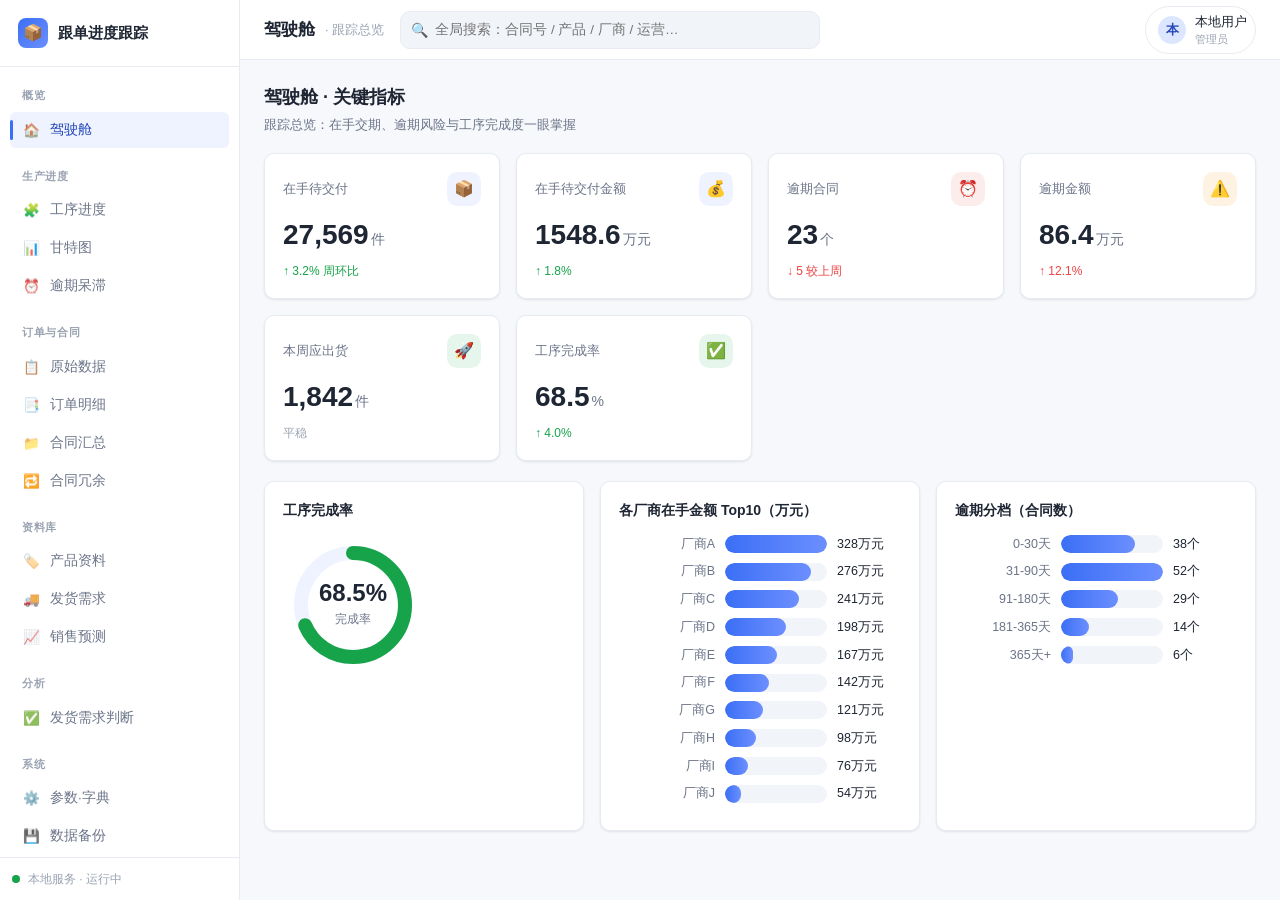
<file: ui-redesign/prototype.html>
<!DOCTYPE html>
<html lang="zh-CN">
<head>
<meta charset="utf-8">
<meta name="viewport" content="width=device-width, initial-scale=1">
<title>跟单进度跟踪 · 改版原型（清爽浅色）</title>
<style>
:root{
  --bg:#F6F8FB; --surface:#FFFFFF; --surface-2:#F1F4F9; --border:#E8ECF2;
  --text-1:#1E2533; --text-2:#6B7488; --text-3:#9AA3B2;
  --primary:#3B6FF5; --primary-50:#EEF3FF; --primary-100:#DCE7FF; --primary-600:#2F5BE0; --primary-700:#2547B8;
  --success:#16A34A; --success-soft:#E7F6EC;
  --warning:#F59E0B; --warning-soft:#FEF3E2;
  --danger:#EF4444; --danger-soft:#FDECEC;
  --st-none:#C2C9D6; --st-doing:#3B6FF5; --st-done:#16A34A; --st-warn:#F59E0B; --st-over:#EF4444;
  --r-sm:6px; --r:10px; --r-lg:14px; --r-pill:999px;
  --sh-sm:0 1px 2px rgba(16,24,40,.04),0 1px 3px rgba(16,24,40,.06);
  --sh-md:0 6px 16px rgba(16,24,40,.08);
  --tr:160ms cubic-bezier(.4,0,.2,1);
  --font-sans:-apple-system,BlinkMacSystemFont,"PingFang SC","Microsoft YaHei","Segoe UI",Roboto,Helvetica,Arial,sans-serif;
  --font-mono:"JetBrains Mono","SFMono-Regular",Menlo,Consolas,monospace;
}
*{box-sizing:border-box;margin:0;padding:0}
html,body{height:100%}
body{font-family:var(--font-sans);background:var(--bg);color:var(--text-1);font-size:14px;line-height:1.5;-webkit-font-smoothing:antialiased}
button{font-family:inherit;cursor:pointer}
::-webkit-scrollbar{height:10px;width:10px}
::-webkit-scrollbar-thumb{background:#D5DCE6;border-radius:999px}

/* layout */
.app{display:flex;min-height:100vh}
.sidebar{width:240px;flex:0 0 240px;background:var(--surface);border-right:1px solid var(--border);
  display:flex;flex-direction:column;position:sticky;top:0;height:100vh}
.brand{display:flex;align-items:center;gap:10px;padding:18px 18px;font-weight:600;font-size:15px;
  border-bottom:1px solid var(--border)}
.brand .logo{width:30px;height:30px;border-radius:8px;background:linear-gradient(135deg,var(--primary),#6C8FFF);
  display:grid;place-items:center;color:#fff;font-size:16px}
.nav{flex:1;overflow-y:auto;padding:10px 10px 20px}
.nav-group{margin-top:14px}
.nav-group:first-child{margin-top:4px}
.nav-group-title{font-size:11px;letter-spacing:.06em;color:var(--text-3);text-transform:uppercase;
  padding:6px 12px;font-weight:600}
.nav-item{display:flex;align-items:center;gap:10px;padding:9px 12px;margin:2px 0;border-radius:var(--r-sm);
  color:var(--text-2);font-size:13.5px;border:none;background:none;width:100%;text-align:left;position:relative;transition:var(--tr)}
.nav-item .ico{width:18px;text-align:center;opacity:.85}
.nav-item:hover{background:var(--surface-2);color:var(--text-1)}
.nav-item.active{background:var(--primary-50);color:var(--primary-700);font-weight:500}
.nav-item.active::before{content:"";position:absolute;left:0;top:8px;bottom:8px;width:3px;border-radius:3px;background:var(--primary)}
.side-foot{padding:12px;border-top:1px solid var(--border);font-size:12px;color:var(--text-3);display:flex;align-items:center;gap:8px}
.side-foot .dot{width:8px;height:8px;border-radius:50%;background:var(--success)}

.main{flex:1;min-width:0;display:flex;flex-direction:column}
.topbar{height:60px;flex:0 0 60px;background:var(--surface);border-bottom:1px solid var(--border);
  display:flex;align-items:center;gap:16px;padding:0 24px;position:sticky;top:0;z-index:20}
.topbar .page-title{font-size:17px;font-weight:600;display:flex;align-items:center;gap:10px}
.topbar .crumb{color:var(--text-3);font-weight:400;font-size:13px}
.search{flex:1;max-width:420px;position:relative}
.search input{width:100%;height:38px;border:1px solid var(--border);border-radius:var(--r);padding:0 12px 0 34px;
  background:var(--surface-2);font-size:13.5px;color:var(--text-1);transition:var(--tr)}
.search input:focus{outline:none;border-color:var(--primary);background:#fff;box-shadow:0 0 0 3px rgba(59,111,245,.12)}
.search .si{position:absolute;left:11px;top:50%;transform:translateY(-50%);color:var(--text-3)}
.top-actions{display:flex;align-items:center;gap:10px;margin-left:auto}
.user-chip{display:flex;align-items:center;gap:9px;padding:5px 8px 5px 12px;border:1px solid var(--border);
  border-radius:var(--r-pill);background:var(--surface)}
.user-chip .av{width:28px;height:28px;border-radius:50%;background:var(--primary-100);color:var(--primary-700);
  display:grid;place-items:center;font-weight:600;font-size:13px}
.user-chip .nm{font-size:13px;font-weight:500}
.user-chip .rl{font-size:11px;color:var(--text-3)}
.hamburger{display:none;border:none;background:none;font-size:20px;color:var(--text-2)}

.content{padding:24px;max-width:1340px;width:100%;margin:0 auto}
.panel{display:none;animation:fade .22s ease}
.panel.active{display:block}
@keyframes fade{from{opacity:0;transform:translateY(6px)}to{opacity:1;transform:none}}
.block-title{font-size:18px;font-weight:600;margin-bottom:4px}
.block-sub{color:var(--text-2);font-size:13px;margin-bottom:18px}

/* kpi */
.kpi-grid{display:grid;grid-template-columns:repeat(auto-fit,minmax(200px,1fr));gap:16px;margin-bottom:20px}
.kpi{background:var(--surface);border:1px solid var(--border);border-radius:var(--r);padding:18px;box-shadow:var(--sh-sm)}
.kpi .lab{color:var(--text-2);font-size:13px;display:flex;align-items:center;gap:6px}
.kpi .val{font-size:28px;font-weight:600;margin-top:8px;font-variant-numeric:tabular-nums}
.kpi .val small{font-size:14px;font-weight:500;color:var(--text-2);margin-left:2px}
.kpi .trend{font-size:12px;margin-top:6px;display:flex;align-items:center;gap:4px}
.trend.up{color:var(--success)} .trend.down{color:var(--danger)} .trend.flat{color:var(--text-3)}
.kpi .ic{margin-left:auto;width:34px;height:34px;border-radius:10px;display:grid;place-items:center;font-size:16px}
.ic.blue{background:var(--primary-50);color:var(--primary)}
.ic.green{background:var(--success-soft);color:var(--success)}
.ic.amber{background:var(--warning-soft);color:var(--warning)}
.ic.red{background:var(--danger-soft);color:var(--danger)}

/* charts */
.charts{display:grid;grid-template-columns:repeat(auto-fit,minmax(300px,1fr));gap:16px}
.card{background:var(--surface);border:1px solid var(--border);border-radius:var(--r);padding:18px;box-shadow:var(--sh-sm)}
.card h3{font-size:14px;font-weight:600;margin-bottom:14px}
.chart-wrap{display:flex;align-items:center;gap:18px}
.legend{display:flex;flex-direction:column;gap:8px;font-size:12.5px;color:var(--text-2)}
.legend i{display:inline-block;width:10px;height:10px;border-radius:3px;margin-right:7px;vertical-align:middle}
.bar-row{display:flex;align-items:center;gap:10px;margin:9px 0;font-size:12.5px}
.bar-row .name{width:96px;color:var(--text-2);text-align:right;flex:0 0 96px;overflow:hidden;text-overflow:ellipsis;white-space:nowrap}
.bar-track{flex:1;background:var(--surface-2);border-radius:var(--r-pill);height:18px;overflow:hidden}
.bar-fill{height:100%;border-radius:var(--r-pill);background:linear-gradient(90deg,var(--primary),#6C8FFF);transition:width .6s}
.bar-row .num{width:64px;flex:0 0 64px;font-variant-numeric:tabular-nums;color:var(--text-1)}

/* toolbar / filter */
.toolbar{display:flex;flex-wrap:wrap;align-items:center;gap:10px;margin-bottom:14px}
.toolbar h2{font-size:17px;font-weight:600;margin-right:auto}
.filter-row{display:flex;flex-wrap:wrap;align-items:center;gap:10px;padding:12px 14px;background:var(--surface);
  border:1px solid var(--border);border-radius:var(--r);margin-bottom:14px}
.filter-row .fr-t{font-size:13px;color:var(--text-2);font-weight:500;margin-right:4px}
.filter-row label{font-size:12.5px;color:var(--text-2);display:flex;align-items:center;gap:6px}
.finput,.filter,.toolbar input,.toolbar select{height:36px;border:1px solid var(--border);border-radius:var(--r);
  padding:0 12px;font-size:13px;color:var(--text-1);background:var(--surface);transition:var(--tr)}
.finput:focus,.filter:focus{outline:none;border-color:var(--primary);box-shadow:0 0 0 3px rgba(59,111,245,.12)}
select.filter{cursor:pointer}
.btn{height:36px;padding:0 14px;border:1px solid var(--border);border-radius:var(--r);background:var(--surface);
  color:var(--text-1);font-size:13px;font-weight:500;transition:var(--tr);display:inline-flex;align-items:center;gap:6px}
.btn:hover{border-color:#D2D9E4;background:var(--surface-2)}
.btn-primary{background:var(--primary);border-color:var(--primary);color:#fff}
.btn-primary:hover{background:var(--primary-600);border-color:var(--primary-600)}
.btn-danger{color:var(--danger);border-color:#F3C9C9}
.btn-danger:hover{background:var(--danger-soft)}
.btn-ghost{background:none;border-color:transparent;color:var(--text-2)}
.btn-ghost:hover{background:var(--surface-2)}
.btn-sm{height:30px;padding:0 10px;font-size:12.5px}
.hint{color:var(--text-2);font-size:12.5px}
.hint.small{font-size:12px;margin-bottom:12px}
.spacer{flex:1}

/* table */
.table-wrap{background:var(--surface);border:1px solid var(--border);border-radius:var(--r);overflow:auto;box-shadow:var(--sh-sm)}
table{width:100%;border-collapse:collapse;font-size:13px;min-width:760px}
thead th{position:sticky;top:0;background:var(--surface-2);color:var(--text-2);font-weight:500;text-align:left;
  padding:12px 14px;white-space:nowrap;border-bottom:1px solid var(--border);font-size:12.5px;z-index:2}
tbody td{padding:11px 14px;border-bottom:1px solid var(--border);color:var(--text-1);white-space:nowrap}
tbody tr:last-child td{border-bottom:none}
tbody tr:hover{background:var(--surface-2)}
td.num,th.num{text-align:right;font-variant-numeric:tabular-nums;font-family:var(--font-mono);font-size:12.5px}
.row-check{width:34px;text-align:center}
.row-check input{width:16px;height:16px;accent-color:var(--primary)}
.link{color:var(--primary);cursor:pointer;font-weight:500}
.link:hover{text-decoration:underline}

/* pill */
.pill{display:inline-flex;align-items:center;gap:5px;padding:2px 10px;border-radius:var(--r-pill);font-size:12px;font-weight:500;white-space:nowrap}
.pill.neutral{background:var(--surface-2);color:var(--text-2)}
.pill.success{background:var(--success-soft);color:var(--success)}
.pill.warning{background:var(--warning-soft);color:var(--warning)}
.pill.danger{background:var(--danger-soft);color:var(--danger)}
.pill.info{background:var(--primary-50);color:var(--primary-700)}
.pill .d{width:7px;height:7px;border-radius:50%;background:currentColor}

/* proc matrix */
.proc-table{min-width:1180px}
.stage-cell{width:26px;height:26px;border-radius:7px;display:inline-block;cursor:pointer;transition:var(--tr);
  border:1px solid rgba(0,0,0,.04);vertical-align:middle}
.stage-cell:hover{transform:scale(1.12);box-shadow:var(--sh-md)}
.stage-cell.none{background:var(--st-none)}
.stage-cell.doing{background:var(--st-doing)}
.stage-cell.done{background:var(--st-done)}
.stage-cell.warn{background:var(--st-warn)}
.stage-cell.over{background:var(--st-over)}
.stage-head{text-align:center!important;font-size:11px!important;color:var(--text-3)!important}
.prog{height:7px;background:var(--surface-2);border-radius:var(--r-pill);overflow:hidden;width:90px}
.prog>span{display:block;height:100%;background:linear-gradient(90deg,var(--success),#34D399);border-radius:var(--r-pill)}
.prog-txt{font-size:12px;color:var(--text-2);margin-left:6px}

/* modal */
.modal{position:fixed;inset:0;background:rgba(16,24,40,.45);backdrop-filter:blur(2px);display:none;
  align-items:center;justify-content:center;z-index:100;padding:20px}
.modal.show{display:flex;animation:fade .18s ease}
.modal-box{background:var(--surface);border-radius:var(--r-lg);box-shadow:var(--sh-md);width:520px;max-width:100%;
  max-height:88vh;display:flex;flex-direction:column;animation:pop .2s ease}
.modal-box.wide{width:760px}
@keyframes pop{from{transform:scale(.96);opacity:.6}to{transform:none;opacity:1}}
.modal-head{display:flex;align-items:center;justify-content:space-between;padding:16px 20px;border-bottom:1px solid var(--border);
  font-weight:600;font-size:15px}
.modal-head .x{border:none;background:none;font-size:22px;color:var(--text-3);line-height:1;cursor:pointer}
.modal-head .x:hover{color:var(--text-1)}
.modal-body{padding:20px;overflow:auto}
.modal-foot{padding:14px 20px;border-top:1px solid var(--border);display:flex;justify-content:flex-end;gap:10px}
.field{margin-bottom:14px}
.field label{display:block;font-size:12.5px;color:var(--text-2);margin-bottom:6px;font-weight:500}
.field input,.field select,.field textarea{width:100%;height:38px;border:1px solid var(--border);border-radius:var(--r);
  padding:0 12px;font-size:13.5px;font-family:inherit;color:var(--text-1);transition:var(--tr)}
.field textarea{height:auto;padding:10px 12px;resize:vertical;min-height:90px}
.field input:focus,.field select:focus,.field textarea:focus{outline:none;border-color:var(--primary);box-shadow:0 0 0 3px rgba(59,111,245,.12)}
.err{color:var(--danger);font-size:12.5px;padding:0 20px 12px}
.detail-table{width:100%;font-size:12.5px;min-width:0}
.detail-table th{background:var(--surface-2);text-align:left;padding:9px 10px;color:var(--text-2);font-weight:500}
.detail-table td{padding:9px 10px;border-bottom:1px solid var(--border)}

/* toast */
.toasts{position:fixed;top:18px;right:18px;display:flex;flex-direction:column;gap:10px;z-index:200}
.toast{background:var(--surface);border:1px solid var(--border);border-left:4px solid var(--primary);border-radius:var(--r);
  padding:12px 16px;box-shadow:var(--sh-md);font-size:13px;min-width:240px;animation:slidein .25s ease;display:flex;gap:10px;align-items:flex-start}
.toast.success{border-left-color:var(--success)}
.toast.danger{border-left-color:var(--danger)}
.toast .ti{font-size:15px;margin-top:1px}
@keyframes slidein{from{transform:translateX(20px);opacity:0}to{transform:none;opacity:1}}

/* pager */
.pager{display:flex;align-items:center;justify-content:space-between;padding:14px 4px;font-size:13px;color:var(--text-2)}
.pager .pg{display:flex;gap:6px}
.pager .pg button{min-width:32px;height:32px;border:1px solid var(--border);background:var(--surface);border-radius:var(--r);
  color:var(--text-1);font-size:13px;transition:var(--tr)}
.pager .pg button.cur{background:var(--primary);border-color:var(--primary);color:#fff}
.pager .pg button:hover:not(.cur){background:var(--surface-2)}

/* backup */
.backup-box{background:var(--surface);border:1px solid var(--border);border-radius:var(--r);padding:22px;max-width:620px;box-shadow:var(--sh-sm)}
.backup-box p{color:var(--text-2);margin-bottom:16px;line-height:1.7}
.backup-box code{background:var(--surface-2);padding:2px 6px;border-radius:5px;font-family:var(--font-mono);font-size:12px}

/* responsive */
@media(max-width:1023px){
  .sidebar{position:fixed;left:0;top:0;z-index:60;transform:translateX(-100%);transition:transform .25s}
  .sidebar.open{transform:none;box-shadow:var(--sh-md)}
  .hamburger{display:block}
  .scrim{position:fixed;inset:0;background:rgba(16,24,40,.4);z-index:55;display:none}
  .scrim.show{display:block}
}
@media(max-width:640px){
  .content{padding:16px}
  .search{display:none}
  .kpi-grid{grid-template-columns:1fr}
}
</style>
</head>
<body>
<div class="app">
  <!-- Sidebar -->
  <aside class="sidebar" id="sidebar">
    <div class="brand"><span class="logo">📦</span> 跟单进度跟踪</div>
    <nav class="nav" id="nav"></nav>
    <div class="side-foot"><span class="dot"></span> 本地服务 · 运行中</div>
  </aside>
  <div class="scrim" id="scrim"></div>

  <!-- Main -->
  <div class="main">
    <header class="topbar">
      <button class="hamburger" id="hamburger">☰</button>
      <div class="page-title"><span id="pageTitle">驾驶舱</span>
        <span class="crumb" id="pageCrumb"></span></div>
      <div class="search"><span class="si">🔍</span><input id="globalSearch" placeholder="全局搜索：合同号 / 产品 / 厂商 / 运营…"></div>
      <div class="top-actions">
        <div class="user-chip"><span class="av">本</span>
          <div><div class="nm">本地用户</div><div class="rl">管理员</div></div></div>
      </div>
    </header>

    <div class="content" id="content"><!-- panels injected by JS --></div>
  </div>
</div>

<div class="toasts" id="toasts"></div>

<!-- Generic modal -->
<div class="modal" id="modal"><div class="modal-box">
  <div class="modal-head"><span id="modalTitle">编辑</span><button class="x" data-close>×</button></div>
  <div class="modal-body" id="modalBody"></div>
  <div class="err" id="modalErr"></div>
  <div class="modal-foot"><button class="btn btn-primary" id="modalSave">保存</button>
    <button class="btn btn-ghost" data-close>取消</button></div>
</div></div>

<!-- Stage edit modal -->
<div class="modal" id="stageModal"><div class="modal-box">
  <div class="modal-head"><span id="stageTitle">录入工序</span><button class="x" data-close>×</button></div>
  <div class="modal-body" id="stageBody"></div>
  <div class="modal-foot"><button class="btn btn-primary" id="stageSave">保存</button>
    <button class="btn btn-ghost" data-close>取消</button></div>
</div></div>

<!-- Batch modal -->
<div class="modal" id="batchModal"><div class="modal-box">
  <div class="modal-head"><span>批量更新工序进度</span><button class="x" data-close>×</button></div>
  <div class="modal-body" id="batchBody"></div>
  <div class="modal-foot"><button class="btn btn-primary" id="batchSave">确认批量更新</button>
    <button class="btn btn-ghost" data-close>取消</button></div>
</div></div>

<!-- Detail modal -->
<div class="modal" id="detailModal"><div class="modal-box wide">
  <div class="modal-head"><span id="detailTitle">导入明细</span><button class="x" data-close>×</button></div>
  <div class="modal-body" id="detailBody"></div>
  <div class="modal-foot"><button class="btn btn-ghost" data-close>关闭</button></div>
</div></div>

<script>
/* ============ Data ============ */
const NAV=[
  {group:"概览",items:[{id:"dash",name:"驾驶舱",ico:"🏠"}]},
  {group:"生产进度",items:[
    {id:"proc",name:"工序进度",ico:"🧩"},
    {id:"gantt",name:"甘特图",ico:"📊"},
    {id:"overdue",name:"逾期呆滞",ico:"⏰"}]},
  {group:"订单与合同",items:[
    {id:"raw",name:"原始数据",ico:"📋"},
    {id:"order",name:"订单明细",ico:"📑"},
    {id:"contract",name:"合同汇总",ico:"📁"},
    {id:"redundancy",name:"合同冗余",ico:"🔁"}]},
  {group:"资料库",items:[
    {id:"products",name:"产品资料",ico:"🏷️"},
    {id:"shipping",name:"发货需求",ico:"🚚"},
    {id:"forecast",name:"销售预测",ico:"📈"}]},
  {group:"分析",items:[{id:"shipchk",name:"发货需求判断",ico:"✅"}]},
  {group:"系统",items:[{id:"params",name:"参数·字典",ico:"⚙️"},{id:"backup",name:"数据备份",ico:"💾"}]}
];
const CRUMB={dash:"跟踪总览",proc:"生产进度",gantt:"生产进度",overdue:"生产进度",raw:"订单与合同",
  order:"订单与合同",contract:"订单与合同",redundancy:"订单与合同",products:"资料库",shipping:"资料库",
  forecast:"资料库",shipchk:"分析",params:"系统",backup:"系统"};

const KPIS=[
  {lab:"在手待交付",val:"27,569",unit:"件",trend:"↑ 3.2% 周环比",cls:"up",ic:"📦",bg:"blue"},
  {lab:"在手待交付金额",val:"1548.6",unit:"万元",trend:"↑ 1.8%",cls:"up",ic:"💰",bg:"blue"},
  {lab:"逾期合同",val:"23",unit:"个",trend:"↓ 5 较上周",cls:"down",ic:"⏰",bg:"red"},
  {lab:"逾期金额",val:"86.4",unit:"万元",trend:"↑ 12.1%",cls:"down",ic:"⚠️",bg:"amber"},
  {lab:"本周应出货",val:"1,842",unit:"件",trend:"平稳",cls:"flat",ic:"🚀",bg:"green"},
  {lab:"工序完成率",val:"68.5",unit:"%",trend:"↑ 4.0%",cls:"up",ic:"✅",bg:"green"}
];

const STAGES=["来料检查","下料后","金加工","半成品","预组装","喷塑","入箱前"];
const STG_KEY={0:"none",1:"doing",2:"done",3:"warn",4:"over"};
const PROC_ROWS=[
  {pk:"PO-A·SKU-001",contract:"PO-A",sku:"SKU-001",spu:"SPU-X12",qty:150,cd:"2026-06-10",sd:"2026-09-01",cat:"五金工具",
   cur:"喷塑",prog:71,complaint:"把手易松动",focus:"喷塑环节",it:"2026-08-20",ir:"待验",
   st:[2,2,2,2,1,1,0],detail:[{po:"PO-A-01",qty:80,cd:"2026-06-10",sd:"2026-09-01"},{po:"PO-A-02",qty:70,cd:"2026-06-12",sd:"2026-09-03"}]},
  {pk:"PO-A·SKU-002",contract:"PO-A",sku:"SKU-002",spu:"SPU-X12",qty:30,cd:"2026-06-15",sd:"2026-09-05",cat:"五金工具",
   cur:"金加工",prog:43,complaint:"",focus:"金加工阶段",it:"",ir:"",
   st:[2,2,1,0,0,0,0],detail:[{po:"PO-A-03",qty:30,cd:"2026-06-15",sd:"2026-09-05"}]},
  {pk:"PO-B·SKU-001",contract:"PO-B",sku:"SKU-001",spu:"SPU-Y07",qty:20,cd:"2026-05-20",sd:"2026-08-15",cat:"塑料件",
   cur:"入箱前",prog:86,complaint:"色差投诉",focus:"入箱前",it:"2026-08-12",ir:"合格",
   st:[2,2,2,2,2,2,1],detail:[{po:"PO-B-01",qty:20,cd:"2026-05-20",sd:"2026-08-15"}]},
  {pk:"PO-C·SKU-009",contract:"PO-C",sku:"SKU-009",spu:"SPU-Z33",qty:64,cd:"2026-04-30",sd:"2026-08-10",cat:"电子配件",
   cur:"喷塑",prog:58,complaint:"",focus:"打磨/喷塑检验",it:"",ir:"逾期",
   st:[2,2,2,1,4,4,0],detail:[{po:"PO-C-01",qty:34,cd:"2026-04-30",sd:"2026-08-10"},{po:"PO-C-02",qty:30,cd:"2026-05-02",sd:"2026-08-12"}]},
  {pk:"PO-D·SKU-004",contract:"PO-D",sku:"SKU-004",spu:"SPU-X12",qty:120,cd:"2026-06-01",sd:"2026-09-10",cat:"五金工具",
   cur:"预组装",prog:62,complaint:"螺丝缺失",focus:"预组装阶段",it:"",ir:"",
   st:[2,2,2,2,1,0,0],detail:[{po:"PO-D-01",qty:60,cd:"2026-06-01",sd:"2026-09-10"},{po:"PO-D-02",qty:60,cd:"2026-06-03",sd:"2026-09-12"}]},
  {pk:"PO-E·SKU-011",contract:"PO-E",sku:"SKU-011",spu:"SPU-Y07",qty:45,cd:"2026-07-01",sd:"2026-09-20",cat:"塑料件",
   cur:"半成品",prog:38,complaint:"",focus:"半成品成型",it:"",ir:"",
   st:[2,2,1,1,0,0,0],detail:[{po:"PO-E-01",qty:45,cd:"2026-07-01",sd:"2026-09-20"}]},
  {pk:"PO-F·SKU-002",contract:"PO-F",sku:"SKU-002",spu:"SPU-Z33",qty:88,cd:"2026-03-15",sd:"2026-07-30",cat:"电子配件",
   cur:"入箱前",prog:93,complaint:"",focus:"入箱前",it:"2026-07-28",ir:"合格",
   st:[2,2,2,2,2,2,1],detail:[{po:"PO-F-01",qty:88,cd:"2026-03-15",sd:"2026-07-30"}]},
  {pk:"PO-G·SKU-007",contract:"PO-G",sku:"SKU-007",spu:"SPU-X12",qty:210,cd:"2026-06-20",sd:"2026-09-25",cat:"五金工具",
   cur:"金加工",prog:33,complaint:"",focus:"金加工阶段",it:"",ir:"",
   st:[2,2,1,0,0,0,0],detail:[{po:"PO-G-01",qty:110,cd:"2026-06-20",sd:"2026-09-25"},{po:"PO-G-02",qty:100,cd:"2026-06-22",sd:"2026-09-28"}]}
];

const FACTORY_TOP=[["厂商A",328],["厂商B",276],["厂商C",241],["厂商D",198],["厂商E",167],["厂商F",142],["厂商G",121],["厂商H",98],["厂商I",76],["厂商J",54]];
const OV_BUCKETS=[["0-30天",38],["31-90天",52],["91-180天",29],["181-365天",14],["365天+",6]];

const SAMPLE_TABLES={
  raw:[
    {c:"PO-2026-0001",sku:"SKU-001",team:"组别一",op:"张三",fac:"厂商A",qty:150,aq:90,price:42.5,dd:"2026-09-01",st:"进行中"},
    {c:"PO-2026-0002",sku:"SKU-002",team:"组别二",op:"李四",fac:"厂商B",qty:30,aq:30,price:18.0,dd:"2026-09-05",st:"未开始"},
    {c:"PO-2026-0003",sku:"SKU-009",team:"组别一",op:"王五",fac:"厂商C",qty:64,aq:64,price:75.0,dd:"2026-08-10",st:"逾期"},
    {c:"PO-2026-0004",sku:"SKU-004",team:"组别三",op:"张三",fac:"厂商A",qty:120,aq:60,price:53.0,dd:"2026-09-10",st:"进行中"},
    {c:"PO-2026-0005",sku:"SKU-011",team:"组别二",op:"李四",fac:"厂商B",qty:45,aq:45,price:22.5,dd:"2026-09-20",st:"未开始"}
  ],
  order:[
    {c:"PO-2026-0001",sku:"SKU-001",team:"组别一",op:"张三",fac:"厂商A",contract:"1",total:150,undeliv:90,amt:6375,dd:"2026-09-01"},
    {c:"PO-2026-0004",sku:"SKU-004",team:"组别三",op:"张三",fac:"厂商A",contract:"1",total:120,undeliv:60,amt:6360,dd:"2026-09-10"},
    {c:"PO-2026-0003",sku:"SKU-009",team:"组别一",op:"王五",fac:"厂商C",contract:"1",total:64,undeliv:64,amt:4800,dd:"2026-08-10"}
  ],
  contract:[
    {c:"PO-2026-0001",sku:"SKU-001",fac:"厂商A",op:"张三",total:150,amt:6375,undeliv:90,deadline:"2026-09-01",st:"进行中"},
    {c:"PO-2026-0003",sku:"SKU-009",fac:"厂商C",op:"王五",total:64,amt:4800,undeliv:64,deadline:"2026-08-10",st:"逾期"},
    {c:"PO-2026-0004",sku:"SKU-004",fac:"厂商A",op:"张三",total:120,amt:6360,undeliv:60,deadline:"2026-09-10",st:"进行中"}
  ],
  redundancy:[
    {key:"组别一",amt:11180,over:2,note:"SKU-009 超期未到货，建议调拨"},
    {key:"组别二",amt:4305,over:0,note:"正常"},
    {key:"组别三",amt:6360,over:0,note:"正常"}
  ],
  products:[
    {code:"SKU-001",name:"合金扳手组",cat:"五金工具",spu:"SPU-X12"},
    {code:"SKU-002",name:"伸缩导轨",cat:"五金工具",spu:"SPU-X12"},
    {code:"SKU-009",name:"Type-C 模块",cat:"电子配件",spu:"SPU-Z33"},
    {code:"SKU-011",name:"收纳盒",cat:"塑料件",spu:"SPU-Y07"}
  ],
  shipping:[
    {code:"SKU-001",team:"组别一",op:"张三",fac:"厂商A",qty:150,date:"2026-09-01"},
    {code:"SKU-004",team:"组别三",op:"张三",fac:"厂商A",qty:120,date:"2026-09-10"},
    {code:"SKU-009",team:"组别一",op:"王五",fac:"厂商C",qty:64,date:"2026-08-10"}
  ],
  forecast:[
    {code:"SKU-001",op:"张三",q3:420,note:"旺季上行"},
    {code:"SKU-009",op:"王五",q3:180,note:"稳定"},
    {code:"SKU-011",op:"李四",q3:260,note:"新品爬坡"}
  ],
  gantt:[
    {c:"PO-2026-0001",sku:"SKU-001",start:"2026-06-10",end:"2026-09-01",prog:71,st:"进行中"},
    {c:"PO-2026-0003",sku:"SKU-009",start:"2026-04-30",end:"2026-08-10",prog:58,st:"逾期"},
    {c:"PO-2026-0004",sku:"SKU-004",start:"2026-06-01",end:"2026-09-10",prog:62,st:"进行中"}
  ],
  shipchk:[
    {code:"SKU-001",need:150,supply:90,gap:60,ok:"不足"},
    {code:"SKU-009",need:64,supply:0,gap:64,ok:"不足"},
    {code:"SKU-011",need:45,supply:45,gap:0,ok:"满足"}
  ]
};

/* ============ Render ============ */
const $=s=>document.querySelector(s);
const $$=s=>document.querySelectorAll(s);
const content=$("#content");

function buildNav(){
  const nav=$("#nav");nav.innerHTML="";
  NAV.forEach(g=>{
    const gt=document.createElement("div");gt.className="nav-group";
    gt.innerHTML=`<div class="nav-group-title">${g.group}</div>`;
    g.items.forEach(it=>{
      const b=document.createElement("button");b.className="nav-item";b.dataset.id=it.id;
      b.innerHTML=`<span class="ico">${it.ico}</span>${it.name}`;
      b.onclick=()=>go(it.id);
      gt.appendChild(b);
    });
    nav.appendChild(gt);
  });
}

function go(id){
  document.querySelectorAll(".nav-item").forEach(n=>n.classList.toggle("active",n.dataset.id===id));
  $("#pageTitle").textContent=NAV.flatMap(g=>g.items).find(i=>i.id===id).name;
  $("#pageCrumb").textContent="· "+CRUMB[id];
  renderPanel(id);
  $("#sidebar").classList.remove("open");$("#scrim").classList.remove("show");
  window.scrollTo(0,0);
}

function renderPanel(id){
  let html="";
  if(id==="dash")html=panelDash();
  else if(id==="proc")html=panelProc();
  else if(id==="overdue")html=panelOverdue();
  else if(id==="gantt")html=panelGantt();
  else if(id==="raw")html=panelTable("raw","原始数据表","订单总数量","未到货","采购单价");
  else if(id==="order")html=panelTable("order","订单明细（02）","总数量","未到货","金额");
  else if(id==="contract")html=panelTable("contract","合同汇总（06）","总数量","金额","未到货");
  else if(id==="redundancy")html=panelRedundancy();
  else if(id==="products")html=panelTable("products","产品资料表","—","—","—");
  else if(id==="shipping")html=panelTable("shipping","发货需求表","发货数量","—","—");
  else if(id==="forecast")html=panelTable("forecast","销售预测表","Q3预计","—","—");
  else if(id==="shipchk")html=panelShipchk();
  else if(id==="params")html=panelParams();
  else if(id==="backup")html=panelBackup();
  content.innerHTML=`<section class="panel active">${html}</section>`;
  if(id==="dash")afterDash();
  if(id==="proc")afterProc();
}

/* ---- Dashboard ---- */
function panelDash(){
  const kpis=KPIS.map(k=>`
    <div class="kpi">
      <div class="lab">${k.lab}<span class="ic ${k.bg}" style="margin-left:auto">${k.ic}</span></div>
      <div class="val">${k.val}<small>${k.unit}</small></div>
      <div class="trend ${k.cls}">${k.trend}</div>
    </div>`).join("");
  return `
    <div class="block-title">驾驶舱 · 关键指标</div>
    <div class="block-sub">跟踪总览：在手交期、逾期风险与工序完成度一眼掌握</div>
    <div class="kpi-grid">${kpis}</div>
    <div class="charts">
      <div class="card"><h3>工序完成率</h3><div id="donut"></div></div>
      <div class="card"><h3>各厂商在手金额 Top10（万元）</h3><div id="facBars"></div></div>
      <div class="card"><h3>逾期分档（合同数）</h3><div id="ovBars"></div></div>
    </div>`;
}
function afterDash(){
  donut($("#donut"),68.5,["#16A34A","#EEF3FF"]);
  hbars($("#facBars"),FACTORY_TOP,"万元");
  hbars($("#ovBars"),OV_BUCKETS,"个");
}

/* ---- 工序进度 (core) ---- */
function panelProc(){
  const cols=STAGES.map((s,i)=>`<th class="stage-head" title="${s}">${i+1}</th>`).join("");
  return `
    <div class="block-title">工序进度（03）· 独立数据源</div>
    <div class="block-sub">数据独立维护：导入明细 → 按「产品编号+合同号」汇总；改原始数据不影响此处。</div>
    <div class="toolbar">
      <input id="pcSearch" placeholder="搜索合同号 / 产品 / SPU" style="height:36px;border:1px solid var(--border);border-radius:var(--r);padding:0 12px;width:240px">
      <button class="btn" id="pcSearchBtn">搜索</button>
      <button class="btn" id="pcTpl">下载模板</button>
      <button class="btn" id="pcImp">从Excel导入</button>
      <button class="btn btn-primary" id="pcBatch">批量更新工序进度</button>
      <span class="hint" id="pcSel" style="margin-left:4px">已选 0 行</span>
    </div>
    <div class="filter-row">
      <span class="fr-t">列名筛选：</span>
      <label>合同号<input class="finput" id="fC" style="width:110px"></label>
      <label>产品编号<input class="finput" id="fP" style="width:110px"></label>
      <label>SPU<input class="finput" id="fS" style="width:90px"></label>
      <label>工艺品类<input class="finput" id="fCat" style="width:90px"></label>
      <label>检验重点<input class="finput" id="fI" style="width:110px"></label>
      <button class="btn btn-sm" id="pcFbtn">筛选</button>
      <button class="btn btn-sm btn-ghost" id="pcFreset">重置</button>
    </div>
    <div class="table-wrap proc-table"><table id="procTable">
      <thead><tr>
        <th class="row-check"><input type="checkbox" id="pcAll"></th>
        <th>合同号</th><th>产品编号</th><th>SPU</th><th class="num">订单数量</th>
        <th>合同日期</th><th>出货日期</th><th>工艺品类</th>
        ${cols}
        <th>当前工序</th><th>完成度</th><th>客诉点</th><th>检验重点</th><th>验货时间</th><th>验货结果</th><th>明细</th>
      </tr></thead>
      <tbody id="procBody"></tbody>
    </table></div>
    <div class="pager"><span>共 <b id="pcCount">0</b> 行聚合</span>
      <div class="pg"><button class="cur">1</button><button>2</button><button>下一页</button></div></div>`;
}
let procSel=new Set();
function renderProcBody(){
  const rows=PROC_ROWS.map(r=>{
    const cells=STAGES.map((s,i)=>`<span class="stage-cell ${STG_KEY[r.st[i]]}" data-pk="${r.pk}" data-st="${i}" title="${s}：${stName(r.st[i])}"></span>`).join("");
    const checked=procSel.has(r.pk)?"checked":"";
    return `<tr>
      <td class="row-check"><input type="checkbox" class="pcchk" data-pk="${r.pk}" ${checked}></td>
      <td>${r.contract}</td><td>${r.sku}</td><td>${r.spu}</td>
      <td class="num">${r.qty}</td><td>${r.cd}</td><td>${r.sd}</td><td>${r.cat}</td>
      <td>${cells}</td>
      <td>${r.cur}</td>
      <td><div style="display:flex;align-items:center"><div class="prog"><span style="width:${r.prog}%"></span></div><span class="prog-txt">${r.prog}%</span></div></td>
      <td>${r.complaint||'<span style="color:var(--text-3)">—</span>'}</td>
      <td><span class="pill info">${r.focus}</span></td>
      <td>${r.it||'<span style="color:var(--text-3)">—</span>'}</td>
      <td>${irPill(r.ir)}</td>
      <td><span class="link" data-detail="${r.pk}">明细 ›</span></td>
    </tr>`;
  }).join("");
  $("#procBody").innerHTML=rows;
  $("#pcCount").textContent=PROC_ROWS.length;
}
function stName(k){return ["未开始","进行中","已完成","预警","逾期"][k];}
function irPill(v){
  if(v==="合格")return '<span class="pill success"><span class="d"></span>合格</span>';
  if(v==="待验")return '<span class="pill neutral"><span class="d"></span>待验</span>';
  if(v==="逾期")return '<span class="pill danger"><span class="d"></span>逾期</span>';
  return '<span class="pill neutral"><span class="d"></span>—</span>';
}
function afterProc(){
  renderProcBody();
  $("#pcAll").onchange=e=>{PROC_ROWS.forEach(r=>e.target.checked?procSel.add(r.pk):procSel.delete(r.pk));renderProcBody();updSel();};
  $$("#procBody .pcchk").forEach(c=>c.onchange=()=>{c.checked?procSel.add(c.dataset.pk):procSel.delete(c.dataset.pk);updSel();});
  $$("#procBody .stage-cell").forEach(c=>c.onclick=()=>openStage(c.dataset.pk,+c.dataset.st));
  $$("#procBody [data-detail]").forEach(b=>b.onclick=()=>openDetail(b.dataset.detail));
  $("#pcBatch").onclick=openBatch;
  $("#pcSel").onclick=()=>{};
  $("#pcTpl").onclick=()=>toast("已生成导入模板（演示）");
  $("#pcImp").onclick=()=>toast("请选择 Excel 明细文件（演示）");
  $("#pcSearchBtn").onclick=()=>toast("搜索："+$("#pcSearch").value||"");
  $("#pcFbtn").onclick=()=>toast("已按列名筛选（演示）");
  $("#pcFreset").onclick=()=>{$("#fC").value=$("#fP").value=$("#fS").value=$("#fCat").value=$("#fI").value="";toast("已重置筛选")};
}
function updSel(){$("#pcSel").textContent="已选 "+procSel.size+" 行";$("#pcBatch").disabled=procSel.size===0;$("#pcBatch").style.opacity=procSel.size===0?.5:1;}

/* ---- generic table panels ---- */
function panelTable(id,title,col4,col5,col6){
  const rows=SAMPLE_TABLES[id]||[];
  const head=headFor(id);
  const body=rows.map(r=>`<tr>${rowFor(id,r)}</tr>`).join("");
  const tools=id==="products"||id==="shipping"||id==="forecast"
    ? `<button class="btn">下载模板</button><button class="btn">从Excel导入</button><button class="btn btn-primary">+ 新增</button>`
    : `<select class="filter"><option>跟单员(全部)</option></select><select class="filter"><option>运营组别(全部)</option></select><select class="filter"><option>厂商(全部)</option></select><input placeholder="搜索…" style="height:36px;border:1px solid var(--border);border-radius:var(--r);padding:0 12px;width:200px"><button class="btn">搜索</button>`;
  return `
    <div class="block-title">${title}</div>
    <div class="block-sub">演示数据 ${rows.length} 行 · 清爽浅色表格模板</div>
    <div class="toolbar"><div class="spacer"></div>${tools}</div>
    <div class="table-wrap"><table><thead><tr>${head}</tr></thead><tbody>${body}</tbody></table></div>
    <div class="pager"><span>共 <b>${rows.length}</b> 条</span><div class="pg"><button class="cur">1</button><button>2</button><button>下一页</button></div></div>`;
}
function headFor(id){
  const map={
    raw:["合同号","产品编号","团队","跟单员","厂商","订单数量","未到货","采购单价","交货日期","状态"],
    order:["合同号","产品编号","团队","跟单员","厂商","总数量","未到货","金额","交货日期"],
    contract:["合同号","产品编号","厂商","跟单员","总数量","金额","未到货","交货日期","状态"],
    redundancy:["维度","未到货金额","超期数","说明"],
    products:["产品编号","中文品名","工艺品类","SPU"],
    shipping:["产品编号","团队","运营专员","厂商","发货数量","发货时间"],
    forecast:["产品编号","运营专员","Q3预计出货","备注"],
    gantt:["合同号","产品编号","开始","结束","完成度","状态"],
    shipchk:["产品编号","需求","供应","缺口","判定"]
  };
  return (map[id]||[]).map(h=>`<th>${h}</th>`).join("");
}
function rowFor(id,r){
  const stp=v=>v==="逾期"?'<span class="pill danger"><span class="d"></span>逾期</span>':v==="进行中"?'<span class="pill info"><span class="d"></span>进行中</span>':v==="未开始"?'<span class="pill neutral"><span class="d"></span>未开始</span>':v==="满足"?'<span class="pill success"><span class="d"></span>满足</span>':v==="不足"?'<span class="pill danger"><span class="d"></span>不足</span>':'<span class="pill neutral"><span class="d"></span>'+v+'</span>';
  const map={
    raw:`<td>${r.c}</td><td>${r.sku}</td><td>${r.team}</td><td>${r.op}</td><td>${r.fac}</td><td class="num">${r.qty}</td><td class="num">${r.aq}</td><td class="num">${r.price}</td><td>${r.dd}</td><td>${stp(r.st)}</td>`,
    order:`<td>${r.c}</td><td>${r.sku}</td><td>${r.team}</td><td>${r.op}</td><td>${r.fac}</td><td class="num">${r.total}</td><td class="num">${r.undeliv}</td><td class="num">${r.amt}</td><td>${r.dd}</td>`,
    contract:`<td>${r.c}</td><td>${r.sku}</td><td>${r.fac}</td><td>${r.op}</td><td class="num">${r.total}</td><td class="num">${r.amt}</td><td class="num">${r.undeliv}</td><td>${r.deadline}</td><td>${stp(r.st)}</td>`,
    redundancy:`<td>${r.key}</td><td class="num">${r.amt}</td><td class="num">${r.over}</td><td>${r.note}</td>`,
    products:`<td>${r.code}</td><td>${r.name}</td><td>${r.cat}</td><td>${r.spu}</td>`,
    shipping:`<td>${r.code}</td><td>${r.team}</td><td>${r.op}</td><td>${r.fac}</td><td class="num">${r.qty}</td><td>${r.date}</td>`,
    forecast:`<td>${r.code}</td><td>${r.op}</td><td class="num">${r.q3}</td><td>${r.note}</td>`,
    gantt:`<td>${r.c}</td><td>${r.sku}</td><td>${r.start}</td><td>${r.end}</td><td><div style="display:flex;align-items:center"><div class="prog"><span style="width:${r.prog}%"></span></div><span class="prog-txt">${r.prog}%</span></div></td><td>${stp(r.st)}</td>`,
    shipchk:`<td>${r.code}</td><td class="num">${r.need}</td><td class="num">${r.supply}</td><td class="num">${r.gap}</td><td>${stp(r.ok)}</td>`
  };
  return map[id]||"";
}

/* ---- 逾期 ---- */
function panelOverdue(){
  return `
    <div class="block-title">逾期呆滞</div>
    <div class="block-sub">基准日 2026-08-19 · 逾期合同与金额风险预警</div>
    <div class="toolbar"><div class="spacer"></div>
      <select class="filter"><option>运营组别(全部)</option></select>
      <select class="filter"><option>厂商(全部)</option></select>
      <select class="filter"><option>逾期档(全部)</option><option>0-30天</option><option>31-90天</option><option>91-180天</option><option>365天+</option></select>
    </div>
    <div class="kpi-grid">
      ${kpi("逾期合同数","23","个","↓ 较上周",false)}
      ${kpi("逾期金额","86.4","万元","↑ 12.1%",true)}
      ${kpi("超 90 天","20","个","需重点跟进",true)}
    </div>
    <div class="charts" style="margin-bottom:16px">
      <div class="card"><h3>逾期分档(合同数)</h3><div id="ovBars2"></div></div>
      <div class="card"><h3>逾期分档(金额,万元)</h3><div id="ovBars3"></div></div>
    </div>
    ${panelTable("raw","逾期明细","订单总数量","未到货","采购单价").replace('block-title">原始数据表','block-title">逾期明细')}
  `;
}
function kpi(lab,val,unit,trend,bad){
  return `<div class="kpi"><div class="lab">${lab}</div><div class="val">${val}<small>${unit}</small></div>
    <div class="trend ${bad?'down':'up'}">${trend}</div></div>`;
}
/* ---- 合同冗余 ---- */
function panelRedundancy(){
  return `
    <div class="block-title">合同冗余判定（11）</div>
    <div class="block-sub">未到货金额降序 · 识别可调拨 / 接单冗余</div>
    <div class="kpi-grid">
      ${kpi("未到货总额","21,845","元","冗余占比 0.9%",false)}
      ${kpi("冗余行数","25","行","待复核",false)}
      ${kpi("超期未到货","2","项","建议跟进",true)}
    </div>
    <div class="charts" style="margin-bottom:16px"><div class="card"><h3>交付周期分档(金额)</h3><div id="cycBars"></div></div></div>
    ${panelTable("redundancy","冗余明细","—","—","—")}
  `;
}
/* ---- 甘特 ---- */
function panelGantt(){
  return `<div class="block-title">甘特图（04）· 22 周滚动</div>
    <div class="block-sub">按合同交期排布，颜色深浅表示完成度</div>`+panelTable("gantt","排产计划","—","—","—");
}
/* ---- 发货判断 ---- */
function panelShipchk(){
  return `
    <div class="block-title">发货需求判断（10）</div>
    <div class="block-sub">窗口内需求 vs 未入库供应，差额≥0 即满足</div>
    <div class="kpi-grid">
      ${kpi("需求合计","259","件","窗口内",false)}
      ${kpi("供应合计","135","件","未入库",false)}
      ${kpi("缺口","124","件","不满足",true)}
    </div>`+panelTable("shipchk","发货判断明细","—","—","—");
}
/* ---- 参数 ---- */
function panelParams(){
  return `
    <div class="block-title">参数 · 字典 · 标准</div>
    <div class="block-sub">单一真相源：修改此处，全局联动</div>
    <div class="card" style="margin-bottom:16px"><h3>① 工序节拍（07）</h3>
      <div class="table-wrap"><table><thead><tr><th>工艺品类</th><th>计划开工偏移 a</th><th>计划完工偏移 b</th><th>标准周期</th></tr></thead>
      <tbody><tr><td>五金工具</td><td class="num">+3 天</td><td class="num">-5 天</td><td class="num">45 天</td></tr>
      <tr><td>塑料件</td><td class="num">+2 天</td><td class="num">-4 天</td><td class="num">35 天</td></tr>
      <tr><td>电子配件</td><td class="num">+5 天</td><td class="num">-7 天</td><td class="num">60 天</td></tr></tbody></table></div></div>
    <div class="card" style="margin-bottom:16px"><h3>② 阈值与字典（08）</h3>
      <div class="table-wrap"><table><thead><tr><th>参数</th><th>值</th><th>说明</th></tr></thead>
      <tbody><tr><td>逾期基准</td><td class="num">0 天</td><td>超过出货日即逾期</td></tr>
      <tr><td>预警提前</td><td class="num">7 天</td><td>出货前 7 天标预警</td></tr>
      <tr><td>冗余阈值</td><td class="num">0.9%</td><td>未到货/在手金额</td></tr></tbody></table></div></div>
    <div class="card"><h3>③ 检验标准（09）— 产中检验参考</h3>
      <div style="display:flex;flex-wrap:wrap;gap:8px">
        ${["来料检查","金加工阶段","半成品成型","喷塑环节","入箱前","产前样"].map(t=>`<span class="pill info">${t}</span>`).join("")}
      </div></div>`;
}
/* ---- 备份 ---- */
function panelBackup(){
  return `<div class="block-title">数据备份</div>
    <div class="block-sub">本地 SQLite · 自动保留最近 30 份</div>
    <div class="backup-box"><p>数据存于本地 <code>tracker.db</code>。点下方按钮可立即备份一份带时间戳的副本到 <code>backups/</code> 目录（自动保留最近 30 份）。建议再配置计划任务每日自动备份，并同步到云盘以防单机损坏。</p>
    <button class="btn btn-primary" onclick="toast('已备份至 backups/tracker_'+new Date().toISOString().slice(0,10)+'.db','success')">立即备份</button></div>`;
}

/* ============ Charts (SVG) ============ */
function donut(el,pct,colors){
  const r=52,c=2*Math.PI*r,off=c*(1-pct/100);
  el.innerHTML=`<svg width="140" height="140" viewBox="0 0 140 140">
    <circle cx="70" cy="70" r="${r}" fill="none" stroke="${colors[1]}" stroke-width="14"/>
    <circle cx="70" cy="70" r="${r}" fill="none" stroke="${colors[0]}" stroke-width="14" stroke-linecap="round"
      stroke-dasharray="${c}" stroke-dashoffset="${off}" transform="rotate(-90 70 70)"/>
    <text x="70" y="66" text-anchor="middle" font-size="24" font-weight="600" fill="#1E2533">${pct}%</text>
    <text x="70" y="88" text-anchor="middle" font-size="12" fill="#6B7488">完成率</text></svg>`;
}
function hbars(el,data,unit){
  const max=Math.max(...data.map(d=>d[1]));
  el.innerHTML=data.map(d=>{
    const w=Math.round(d[1]/max*100);
    return `<div class="bar-row"><div class="name">${d[0]}</div>
      <div class="bar-track"><div class="bar-fill" style="width:${w}%"></div></div>
      <div class="num">${d[1]}${unit}</div></div>`;
  }).join("");
}

/* ============ Modals ============ */
function openModal(id){$(id).classList.add("show");}
function closeModal(el){el.classList.remove("show");}
$$("[data-close]").forEach(b=>b.onclick=()=>closeModal(b.closest(".modal")));
$$(".modal").forEach(m=>m.onclick=e=>{if(e.target===m)closeModal(m);});

function openStage(pk,stIdx){
  const r=PROC_ROWS.find(x=>x.pk===pk);
  $("#stageTitle").textContent=`录入工序 · ${r.contract}/${r.sku} · ${STAGES[stIdx]}`;
  $("#stageBody").innerHTML=`
    <div class="field"><label>状态</label>
      <select id="stSel">${[["none","未开始"],["doing","进行中"],["done","已完成"],["warn","预警"],["over","逾期"]]
        .map(o=>`<option value="${o[0]}" ${STG_KEY[r.st[stIdx]]===o[0]?'selected':''}>${o[1]}</option>`).join("")}</select></div>
    <div class="field"><label>实际完成日期</label><input type="date" id="stDate" value="${new Date().toISOString().slice(0,10)}"></div>`;
  $("#stageSave").onclick=()=>{
    const v=$("#stSel").value;const k=Object.keys(STG_KEY).find(k=>STG_KEY[k]===v);
    r.st[stIdx]=+k;
    const done=r.st.filter(s=>s===2).length;r.prog=Math.round(done/STAGES.length*100);
    renderProcBody();closeModal($("#stageModal"));toast("已更新 "+STAGES[stIdx]+" 状态","success");
  };
  openModal("#stageModal");
}
function openBatch(){
  if(procSel.size===0){toast("请先勾选要更新的行","danger");return;}
  $("#batchBody").innerHTML=`
    <p class="hint" style="margin-bottom:14px">将统一设置 <b>${procSel.size}</b> 行的某工序状态。</p>
    <div class="field"><label>目标工序</label><select id="bSt">${STAGES.map((s,i)=>`<option value="${i}">${i+1}. ${s}</option>`).join("")}</select></div>
    <div class="field"><label>状态</label><select id="bStat">
      <option value="doing">进行中</option><option value="done">已完成</option>
      <option value="warn">预警</option><option value="over">逾期</option><option value="none">未开始</option></select></div>
    <div class="field"><label>实际完成日期（留空=清除）</label><input type="date" id="bDate"></div>`;
  $("#batchSave").onclick=()=>{
    const si=+$("#bSt").value,v=$("#bStat").value,k=Object.keys(STG_KEY).find(k=>STG_KEY[k]===v);
    procSel.forEach(pk=>{const r=PROC_ROWS.find(x=>x.pk===pk);r.st[si]=+k;
      const done=r.st.filter(s=>s===2).length;r.prog=Math.round(done/STAGES.length*100);});
    renderProcBody();closeModal($("#batchModal"));toast("已批量更新 "+procSel.size+" 行","success");
  };
  openModal("#batchModal");
}
function openDetail(pk){
  const r=PROC_ROWS.find(x=>x.pk===pk);
  $("#detailTitle").textContent=`导入明细 · ${r.contract}/${r.sku}`;
  $("#detailBody").innerHTML=`<div class="table-wrap"><table class="detail-table">
    <thead><tr><th>明细单号</th><th>数量</th><th>合同日期</th><th>出货日期</th></tr></thead>
    <tbody>${r.detail.map(d=>`<tr><td>${d.po}</td><td class="num">${d.qty}</td><td>${d.cd}</td><td>${d.sd}</td></tr>`).join("")}</tbody></table></div>
    <p class="hint" style="margin-top:12px">共 ${r.detail.length} 行明细 · 按「产品编号+合同号」汇总为上方一行。</p>`;
  openModal("#detailModal");
}

/* ============ Toast ============ */
function toast(msg,type="info"){
  const t=document.createElement("div");t.className="toast "+(type==="success"?"success":type==="danger"?"danger":"");
  const ic=type==="success"?"✅":type==="danger"?"⚠️":"🔔";
  t.innerHTML=`<span class="ti">${ic}</span><span>${msg}</span>`;
  $("#toasts").appendChild(t);
  setTimeout(()=>{t.style.opacity=0;t.style.transform="translateX(20px)";setTimeout(()=>t.remove(),250);},2600);
}

/* ============ init ============ */
buildNav();
go("dash");
$("#hamburger").onclick=()=>{$("#sidebar").classList.toggle("open");$("#scrim").classList.toggle("show");};
$("#scrim").onclick=()=>{$("#sidebar").classList.remove("open");$("#scrim").classList.remove("show");};
$("#globalSearch").addEventListener("keydown",e=>{if(e.key==="Enter")toast("搜索："+e.target.value);});
</script>
</body>
</html>
</file>
